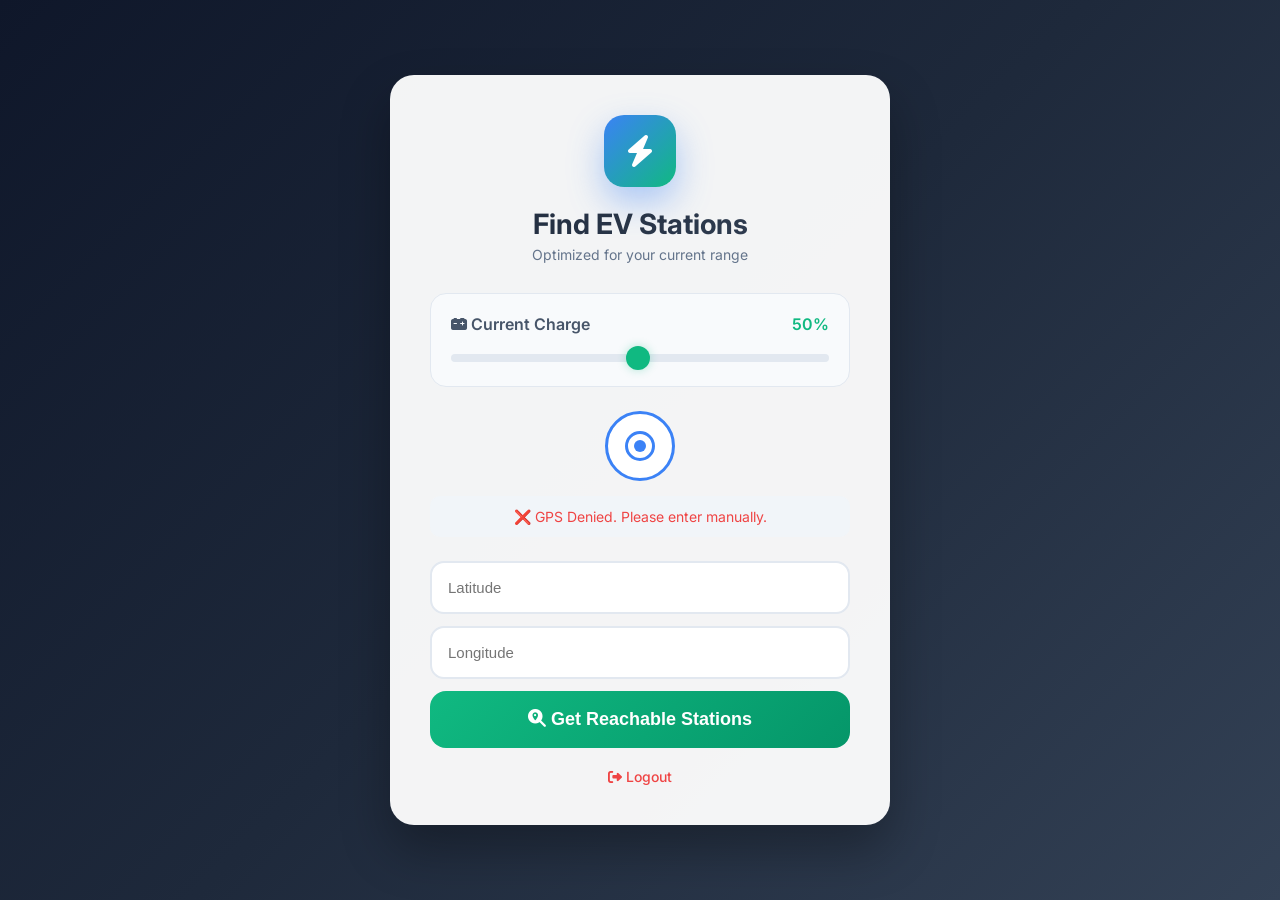
<file: templates/index.html>
<!DOCTYPE html>
<html>
<head>
    <title>EV Charge Finder - GPS Portal</title>
    <meta name="viewport" content="width=device-width, initial-scale=1.0">
    <link href="https://fonts.googleapis.com/css2?family=Inter:wght@400;500;600;700&display=swap" rel="stylesheet">
    <link rel="stylesheet" href="https://cdnjs.cloudflare.com/ajax/libs/font-awesome/6.4.0/css/all.min.css">
    <style>
        * { margin: 0; padding: 0; box-sizing: border-box; }
        body {
            font-family: 'Inter', sans-serif;
            background: linear-gradient(135deg, #0f172a 0%, #1e293b 50%, #334155 100%);
            min-height: 100vh; padding: 20px;
            display: flex; align-items: center; justify-content: center;
        }
        .container {
            max-width: 500px; width: 100%;
            background: rgba(255,255,255,0.95);
            border-radius: 24px;
            padding: 40px;
            box-shadow: 0 25px 50px rgba(0,0,0,0.3);
        }
        .header { text-align: center; margin-bottom: 30px; }
        .logo {
            width: 72px; height: 72px;
            background: linear-gradient(135deg, #3b82f6, #10b981);
            border-radius: 20px;
            margin: 0 auto 20px;
            display: flex; align-items: center; justify-content: center;
            box-shadow: 0 15px 35px rgba(59,130,246,0.4);
        }
        .logo i { font-size: 32px; color: white; }
        h1 {
            font-size: 28px; font-weight: 700;
            background: linear-gradient(135deg, #1e293b, #334155);
            -webkit-background-clip: text; -webkit-text-fill-color: transparent;
        }

        /* Battery Section Styling */
        .battery-container {
            background: #f8fafc;
            padding: 20px;
            border-radius: 16px;
            margin-bottom: 24px;
            border: 1px solid #e2e8f0;
        }
        .battery-header {
            display: flex;
            justify-content: space-between;
            align-items: center;
            margin-bottom: 12px;
            color: #475569;
            font-weight: 600;
        }
        .battery-slider {
            -webkit-appearance: none;
            width: 100%; height: 8px;
            border-radius: 5px;
            background: #e2e8f0;
            outline: none;
            transition: 0.2s;
        }
        .battery-slider::-webkit-slider-thumb {
            -webkit-appearance: none;
            width: 24px; height: 24px;
            border-radius: 50%;
            background: #10b981;
            cursor: pointer;
            box-shadow: 0 0 10px rgba(16,185,129,0.3);
        }

        .gps-section { text-align: center; margin-bottom: 24px; }
        #gps-target-btn {
            background: white; border: 3px solid #3b82f6;
            width: 70px; height: 70px; border-radius: 50%;
            cursor: pointer; margin: 0 auto 15px;
            display: flex; align-items: center; justify-content: center;
            transition: all 0.3s;
        }
        .gps-target { width: 30px; height: 30px; border-radius: 50%; border: 3px solid #3b82f6; position: relative; }
        .gps-dot { width: 12px; height: 12px; background: #3b82f6; border-radius: 50%; position: absolute; top: 50%; left: 50%; transform: translate(-50%,-50%); }
        #gps-status { padding: 12px; font-size: 14px; color: #64748b; border-radius: 10px; background: #f1f5f9; }

        .form-group input {
            width: 100%; padding: 16px; border: 2px solid #e2e8f0;
            border-radius: 14px; font-size: 15px; margin-bottom: 12px;
            transition: 0.3s;
        }
        .form-group input:focus { border-color: #3b82f6; outline: none; }

        .find-btn {
            width: 100%; padding: 18px; background: linear-gradient(135deg, #10b981, #059669);
            color: white; border: none; border-radius: 16px; font-size: 18px; font-weight: 600;
            cursor: pointer; transition: 0.3s;
        }
        .find-btn:hover { transform: translateY(-2px); box-shadow: 0 10px 25px rgba(16,185,129,0.3); }

        .logout {
            display: block; margin-top: 20px; text-align: center; color: #ef4444;
            text-decoration: none; font-size: 14px; font-weight: 500;
        }
    </style>
</head>
<body>
    <div class="container">
        <div class="header">
            <div class="logo"><i class="fas fa-bolt"></i></div>
            <h1>Find EV Stations</h1>
            <p style="color: #64748b; font-size: 14px; margin-top: 5px;">Optimized for your current range</p>
        </div>

        <form method="POST" action="/result">
            <div class="battery-container">
                <div class="battery-header">
                    <span><i class="fas fa-car-battery"></i> Current Charge</span>
                    <span id="batt-text" style="color: #10b981;">50%</span>
                </div>
                <input type="range" name="battery_percent" id="battery-slider" class="battery-slider"
                       min="1" max="100" value="50" oninput="updateBatteryUI(this.value)">
            </div>

            <div class="gps-section">
                <button type="button" id="gps-target-btn" onclick="getLiveGPS()">
                    <div class="gps-target"><div class="gps-dot"></div></div>
                </button>
                <div id="gps-status">Locating your vehicle...</div>
            </div>

            <div class="form-group">
                <input type="number" step="any" id="latitude" name="latitude" placeholder="Latitude" required>
                <input type="number" step="any" id="longitude" name="longitude" placeholder="Longitude" required>
            </div>

            <button type="submit" class="find-btn">
                <i class="fas fa-search-location"></i> Get Reachable Stations
            </button>
        </form>

        <a href="/logout" class="logout"><i class="fas fa-sign-out-alt"></i> Logout</a>
    </div>

    <script>
        // Update the Battery text label and color dynamically
        function updateBatteryUI(val) {
            const text = document.getElementById('batt-text');
            text.innerText = val + '%';

            // Change color based on charge level
            if (val < 20) text.style.color = '#ef4444';      // Red
            else if (val < 50) text.style.color = '#f59e0b'; // Orange
            else text.style.color = '#10b981';               // Green
        }

        function getLiveGPS() {
            const status = document.getElementById('gps-status');
            const latInput = document.getElementById('latitude');
            const lonInput = document.getElementById('longitude');

            status.innerHTML = '<i class="fas fa-spinner fa-spin"></i> Fetching Satellite Data...';

            if (navigator.geolocation) {
                navigator.geolocation.getCurrentPosition(
                    function(position) {
                        latInput.value = position.coords.latitude.toFixed(6);
                        lonInput.value = position.coords.longitude.toFixed(6);
                        status.innerHTML = '✅ Location Secured';
                        status.style.background = '#ecfdf5';
                        status.style.color = '#059669';
                    },
                    function(error) {
                        status.innerHTML = '❌ GPS Denied. Please enter manually.';
                        status.style.color = '#ef4444';
                    },
                    { enableHighAccuracy: true, timeout: 10000 }
                );
            }
        }

        // Run GPS on load
        window.onload = getLiveGPS;
    </script>
</body>
</html>
</file>
